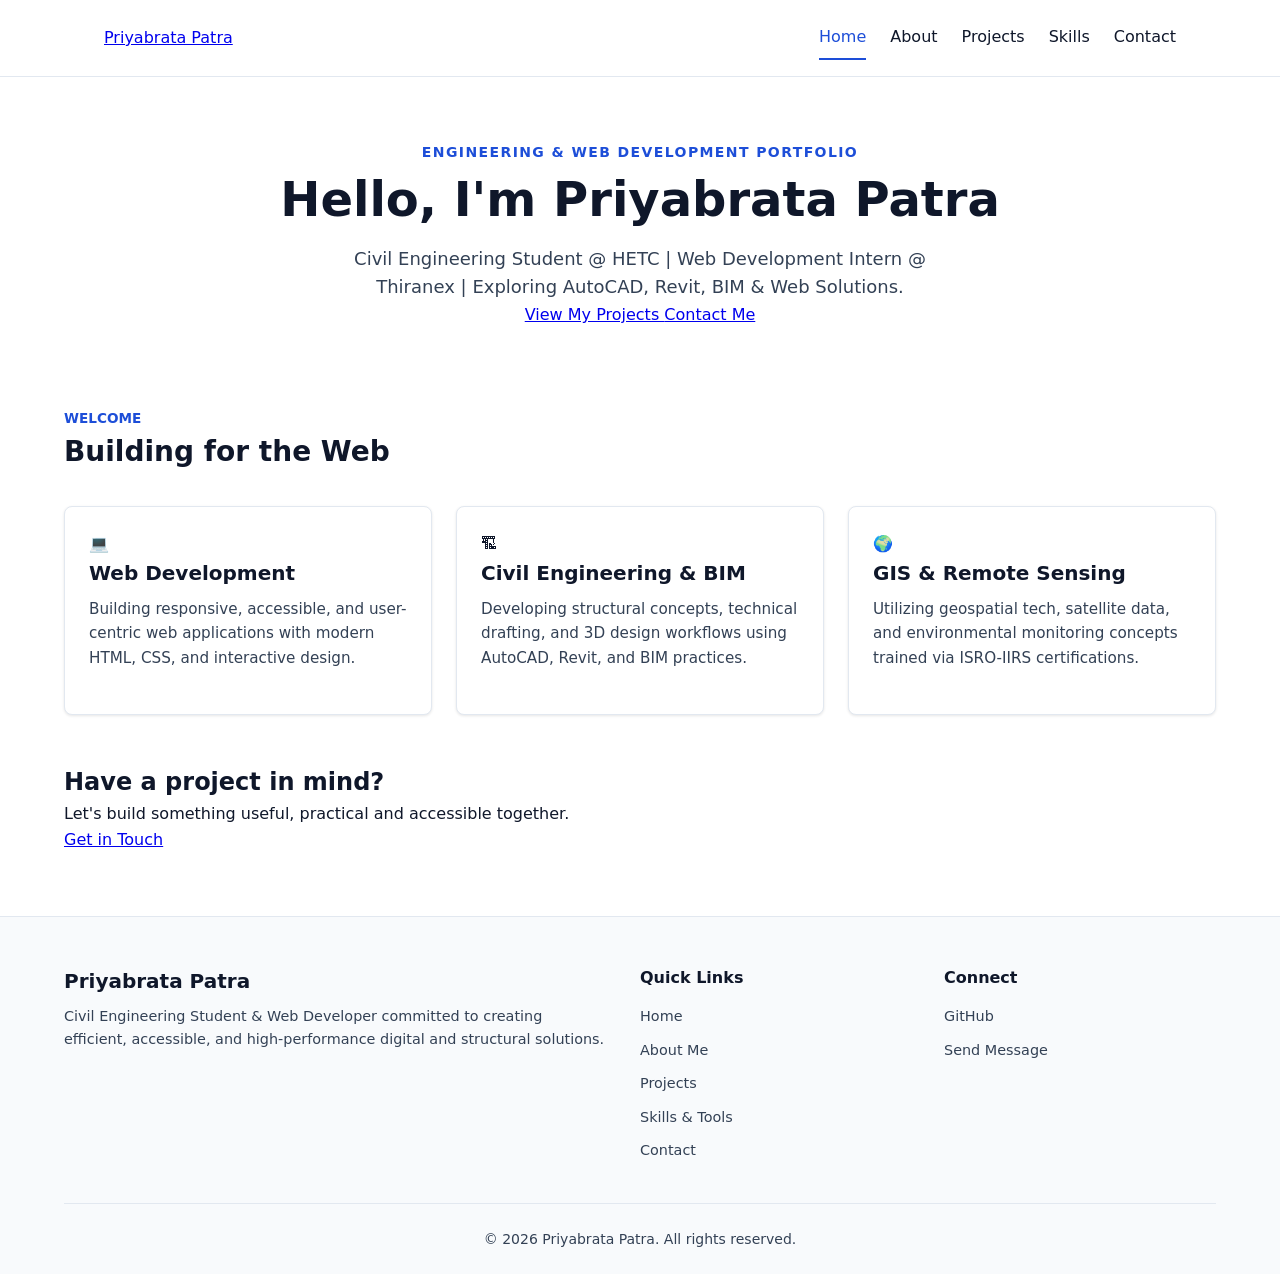
<file: index.html>
<!DOCTYPE html>
<html lang="en">

<head>
    <meta charset="UTF-8">
    <meta name="viewport" content="width=device-width, initial-scale=1.0">

    <!-- SEO Meta Tags -->
    <title>Priyabrata Patra | Civil Engineering & Web Development Portfolio</title>
    <meta name="description"
        content="Priyabrata Patra is a Civil Engineering Student at HETC and Web Development Intern at Thiranex, specializing in AutoCAD, Revit, BIM, GIS, and modern web solutions.">
    <meta name="keywords" content="Priyabrata Patra, Portfolio, Civil Engineering, Web Developer, Thiranex, HETC, BIM, AutoCAD, Revit, GIS, ISRO IIRS">
    <meta name="robots" content="index, follow">
    <meta name="author" content="Priyabrata Patra">
    <link rel="canonical" href="https://priyabratacare-source.github.io/portfolio/">

    <!-- Open Graph Meta Tags -->
    <meta property="og:title" content="Priyabrata Patra | Portfolio">
    <meta property="og:description"
        content="Civil engineering student and web development intern building modern digital and technical solutions.">
    <meta property="og:type" content="website">
    <meta property="og:url" content="https://priyabratacare-source.github.io/portfolio/">
    <meta name="theme-color" content="#2563eb">

    <!-- Direct Stylesheet Link -->
    <link rel="stylesheet" href="style.css">
</head>

<body>

<!-- Accessible Skip Link -->
<a class="skip-link" href="#main-content">Skip to main content</a>

<!-- ================= HEADER & NAVIGATION ================= -->
<header class="site-header">
    <nav class="navbar" aria-label="Main navigation">
        <div class="nav-container">

            <div class="nav-title">
                <a href="index.html" aria-label="Priyabrata Patra home">
                    Priyabrata Patra
                </a>
            </div>

            <!-- 3-Line Mobile Button -->
            <button
                class="menu-toggle"
                id="menuToggle"
                type="button"
                aria-label="Toggle navigation menu"
                aria-expanded="false"
                aria-controls="main-menu">
                &#9776;
            </button>

            <ul class="nav-menu" id="main-menu">
                <li><a href="index.html" aria-current="page">Home</a></li>
                <li><a href="about.html">About</a></li>
                <li><a href="projects.html">Projects</a></li>
                <li><a href="skills.html">Skills</a></li>
                <li><a href="contact.html">Contact</a></li>
            </ul>

        </div>
    </nav>
</header>

<!-- ================= MAIN CONTENT ================= -->
<main id="main-content">

    <!-- HERO SECTION (IMAGE DESIGN MATCH) -->
    <section class="hero" aria-labelledby="hero-title">
        <div class="container hero-content">

            <p class="eyebrow">Engineering &amp; Web Development Portfolio</p>

            <h1 id="hero-title">
                Hello, I'm Priyabrata Patra
            </h1>

            <p class="hero-text">
                Civil Engineering Student @ HETC | Web Development Intern @ Thiranex | Exploring AutoCAD, Revit, BIM &amp; Web Solutions.
            </p>

            <div class="hero-buttons">
                <a class="button primary-button" href="projects.html">
                    View My Projects
                </a>

                <a class="button secondary-button" href="contact.html">
                    Contact Me
                </a>
            </div>

        </div>
    </section>

    <!-- FEATURES / HIGHLIGHTS SECTION -->
    <section class="features section" aria-labelledby="features-title">
        <div class="container">

            <p class="section-label">Welcome</p>

            <h2 id="features-title">Building for the Web</h2>

            <div class="feature-grid">

                <article class="feature-card">
                    <span class="feature-icon" aria-hidden="true">&#128187;</span>
                    <h3>Web Development</h3>
                    <p>
                        Building responsive, accessible, and user-centric web applications with modern HTML, CSS, and interactive design.
                    </p>
                </article>

                <article class="feature-card">
                    <span class="feature-icon" aria-hidden="true">&#127959;</span>
                    <h3>Civil Engineering &amp; BIM</h3>
                    <p>
                        Developing structural concepts, technical drafting, and 3D design workflows using AutoCAD, Revit, and BIM practices.
                    </p>
                </article>

                <article class="feature-card">
                    <span class="feature-icon" aria-hidden="true">&#127757;</span>
                    <h3>GIS &amp; Remote Sensing</h3>
                    <p>
                        Utilizing geospatial tech, satellite data, and environmental monitoring concepts trained via ISRO-IIRS certifications.
                    </p>
                </article>

            </div>

        </div>
    </section>

    <!-- CALL TO ACTION -->
    <section class="cta-section" aria-labelledby="cta-title">
        <div class="container">

            <h2 id="cta-title">Have a project in mind?</h2>

            <p>
                Let's build something useful, practical and accessible together.
            </p>

            <a class="button primary-button" href="contact.html">
                Get in Touch
            </a>

        </div>
    </section>

</main>

<!-- ================= SEO-FRIENDLY & SMOOTH FOOTER ================= -->
<footer class="site-footer">
    <div class="container">

        <div class="footer-grid">

            <div class="footer-brand">
                <h3>Priyabrata Patra</h3>
                <p>Civil Engineering Student &amp; Web Developer committed to creating efficient, accessible, and high-performance digital and structural solutions.</p>
            </div>

            <div class="footer-column">
                <h4>Quick Links</h4>
                <ul class="footer-links">
                    <li><a href="index.html">Home</a></li>
                    <li><a href="about.html">About Me</a></li>
                    <li><a href="projects.html">Projects</a></li>
                    <li><a href="skills.html">Skills &amp; Tools</a></li>
                    <li><a href="contact.html">Contact</a></li>
                </ul>
            </div>

            <div class="footer-column">
                <h4>Connect</h4>
                <ul class="footer-links">
                    <li><a href="https://github.com/priyabratacare-source" target="_blank" rel="noopener noreferrer">GitHub</a></li>
                    <li><a href="contact.html">Send Message</a></li>
                </ul>
            </div>

        </div>

        <div class="footer-bottom">
            <p>&copy; 2026 Priyabrata Patra. All rights reserved.</p>
        </div>

    </div>
</footer>

<!-- JavaScript for Smooth Mobile Menu Toggle -->
<script>
    const menuToggle = document.getElementById('menuToggle');
    const mainMenu = document.getElementById('main-menu');

    menuToggle.addEventListener('click', () => {
        const isOpen = menuToggle.getAttribute('aria-expanded') === 'true';
        menuToggle.setAttribute('aria-expanded', !isOpen);
        mainMenu.classList.toggle('is-active');
    });
</script>

</body>
</html>
</file>
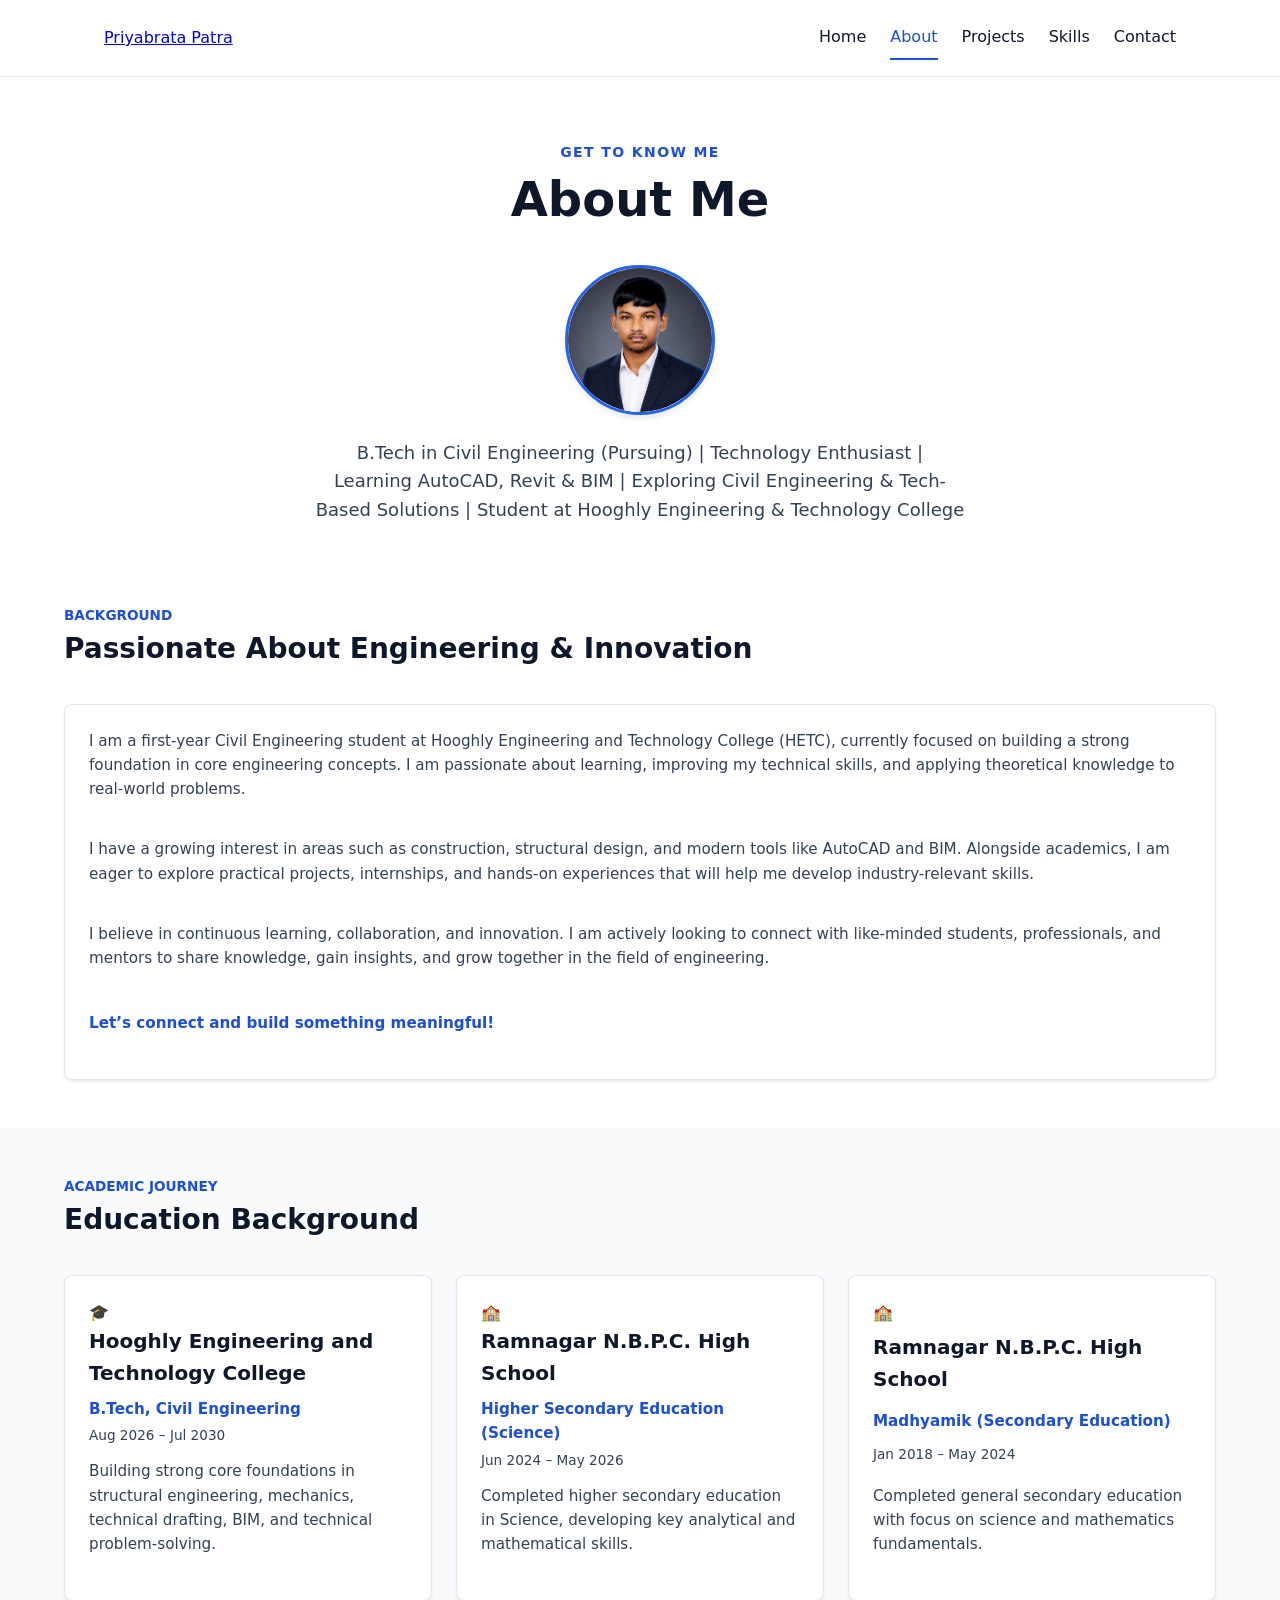
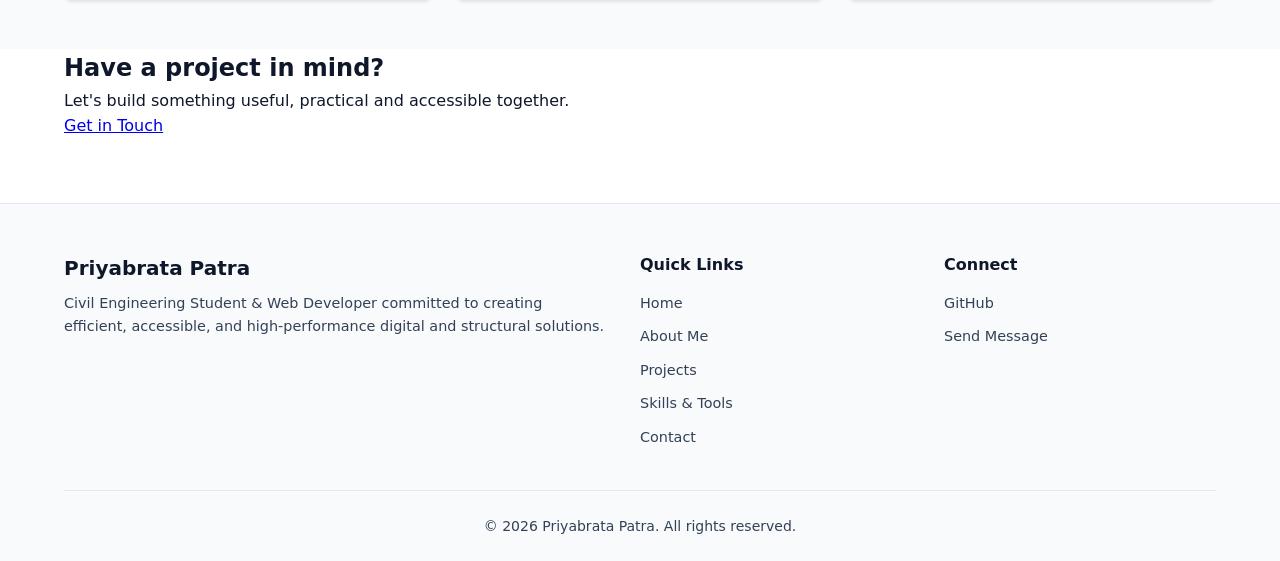
<file: about.html>
<!DOCTYPE html>
<html lang="en">

<head>
    <meta charset="UTF-8">
    <meta name="viewport" content="width=device-width, initial-scale=1.0">

    <!-- SEO Meta Tags -->
    <title>About | Priyabrata Patra - Portfolio</title>
    <meta name="description"
        content="Learn about Priyabrata Patra, a Civil Engineering student at Hooghly Engineering and Technology College (HETC) passionate about AutoCAD, Revit, BIM, and Web Solutions.">
    <meta name="keywords" content="Priyabrata Patra, About, Civil Engineering, HETC, AutoCAD, Revit, BIM, Ramnagar N.B.P.C. High School, Education">
    <meta name="robots" content="index, follow">
    <meta name="author" content="Priyabrata Patra">
    <link rel="canonical" href="https://priyabratacare-source.github.io/portfolio/about.html">

    <!-- Open Graph Meta Tags -->
    <meta property="og:title" content="About Priyabrata Patra | Portfolio">
    <meta property="og:description"
        content="B.Tech Civil Engineering Student @ HETC | Learning AutoCAD, Revit & BIM | Web Development Intern @ Thiranex.">
    <meta property="og:type" content="website">
    <meta property="og:url" content="https://priyabratacare-source.github.io/portfolio/about.html">
    <meta name="theme-color" content="#2563eb">

    <!-- Direct Stylesheet Link -->
    <link rel="stylesheet" href="style.css">
</head>

<body>

<!-- Accessible Skip Link -->
<a class="skip-link" href="#main-content">Skip to main content</a>

<!-- ================= HEADER & NAVIGATION ================= -->
<header class="site-header">
    <nav class="navbar" aria-label="Main navigation">
        <div class="nav-container">

            <div class="nav-title">
                <a href="index.html" aria-label="Priyabrata Patra home">
                    Priyabrata Patra
                </a>
            </div>

            <!-- 3-Line Mobile Button -->
            <button
                class="menu-toggle"
                id="menuToggle"
                type="button"
                aria-label="Toggle navigation menu"
                aria-expanded="false"
                aria-controls="main-menu">
                &#9776;
            </button>

            <ul class="nav-menu" id="main-menu">
                <li><a href="index.html">Home</a></li>
                <li><a href="about.html" aria-current="page">About</a></li>
                <li><a href="projects.html">Projects</a></li>
                <li><a href="skills.html">Skills</a></li>
                <li><a href="contact.html">Contact</a></li>
            </ul>

        </div>
    </nav>
</header>

<!-- ================= MAIN CONTENT ================= -->
<main id="main-content">

    <!-- HERO SECTION WITH IMAGE BELOW NAME -->
    <section class="hero" aria-labelledby="about-title">
        <div class="container hero-content">

            <p class="eyebrow">Get to Know Me</p>

            <h1 id="about-title">
                About Me
            </h1>

            <!-- Round Profile Image Frame -->
            <div style="margin: 1.25rem 0 1.5rem;">
                <img 
                    src="file_00000000990481f5a0e99d338d15bd83.png" 
                    alt="Priyabrata Patra" 
                    style="width: 150px; height: 150px; border-radius: 50%; object-fit: cover; border: 3px solid #2563eb; box-shadow: 0 4px 6px -1px rgb(0 0 0 / 0.1); display: block; margin: 0 auto;"
                >
            </div>

            <p class="hero-text">
                B.Tech in Civil Engineering (Pursuing) | Technology Enthusiast | Learning AutoCAD, Revit &amp; BIM | Exploring Civil Engineering &amp; Tech-Based Solutions | Student at Hooghly Engineering &amp; Technology College
            </p>

        </div>
    </section>

    <!-- BIO SECTION -->
    <section class="features section" aria-labelledby="bio-title">
        <div class="container">

            <p class="section-label">Background</p>

            <h2 id="bio-title">Passionate About Engineering &amp; Innovation</h2>

            <div class="feature-card">
                <p>
                    I am a first-year Civil Engineering student at Hooghly Engineering and Technology College (HETC), currently focused on building a strong foundation in core engineering concepts. I am passionate about learning, improving my technical skills, and applying theoretical knowledge to real-world problems.
                </p>
                <p style="margin-top: 1rem;">
                    I have a growing interest in areas such as construction, structural design, and modern tools like AutoCAD and BIM. Alongside academics, I am eager to explore practical projects, internships, and hands-on experiences that will help me develop industry-relevant skills.
                </p>
                <p style="margin-top: 1rem;">
                    I believe in continuous learning, collaboration, and innovation. I am actively looking to connect with like-minded students, professionals, and mentors to share knowledge, gain insights, and grow together in the field of engineering.
                </p>
                <p style="margin-top: 1.25rem; font-weight: 700; color: var(--primary-color);">
                    Let’s connect and build something meaningful!
                </p>
            </div>

        </div>
    </section>

    <!-- EDUCATION SECTION -->
    <section class="features section" aria-labelledby="education-title" style="background-color: var(--bg-alt);">
        <div class="container">

            <p class="section-label">Academic Journey</p>

            <h2 id="education-title">Education Background</h2>

            <div class="feature-grid">

                <article class="feature-card">
                    <span class="feature-icon" aria-hidden="true">&#127891;</span>
                    <h3>Hooghly Engineering and Technology College</h3>
                    <p style="font-weight: 700; color: var(--primary-color); margin-bottom: 0.25rem;">B.Tech, Civil Engineering</p>
                    <p style="font-size: 0.85rem; color: var(--text-muted); margin-bottom: 0.75rem;">Aug 2026 &ndash; Jul 2030</p>
                    <p>Building strong core foundations in structural engineering, mechanics, technical drafting, BIM, and technical problem-solving.</p>
                </article>

                <article class="feature-card">
                    <span class="feature-icon" aria-hidden="true">&#127979;</span>
                    <h3>Ramnagar N.B.P.C. High School</h3>
                    <p style="font-weight: 700; color: var(--primary-color); margin-bottom: 0.25rem;">Higher Secondary Education (Science)</p>
                    <p style="font-size: 0.85rem; color: var(--text-muted); margin-bottom: 0.75rem;">Jun 2024 &ndash; May 2026</p>
                    <p>Completed higher secondary education in Science, developing key analytical and mathematical skills.</p>
                </article>

                <article class="feature-card">
                    <span class="feature-icon" aria-hidden="true">&#127979;</span>
                    <h3>Ramnagar N.B.P.C. High School</h3>
                    <p style="font-weight: 700; color: var(--primary-color); margin-bottom: 0.25rem;">Madhyamik (Secondary Education)</p>
                    <p style="font-size: 0.85rem; color: var(--text-muted); margin-bottom: 0.75rem;">Jan 2018 &ndash; May 2024</p>
                    <p>Completed general secondary education with focus on science and mathematics fundamentals.</p>
                </article>

            </div>

        </div>
    </section>

    <!-- CALL TO ACTION -->
    <section class="cta-section" aria-labelledby="cta-title">
        <div class="container">

            <h2 id="cta-title">Have a project in mind?</h2>

            <p>
                Let's build something useful, practical and accessible together.
            </p>

            <a class="button primary-button" href="contact.html">
                Get in Touch
            </a>

        </div>
    </section>

</main>

<!-- ================= SEO-FRIENDLY & SMOOTH FOOTER ================= -->
<footer class="site-footer">
    <div class="container">

        <div class="footer-grid">

            <div class="footer-brand">
                <h3>Priyabrata Patra</h3>
                <p>Civil Engineering Student &amp; Web Developer committed to creating efficient, accessible, and high-performance digital and structural solutions.</p>
            </div>

            <div class="footer-column">
                <h4>Quick Links</h4>
                <ul class="footer-links">
                    <li><a href="index.html">Home</a></li>
                    <li><a href="about.html">About Me</a></li>
                    <li><a href="projects.html">Projects</a></li>
                    <li><a href="skills.html">Skills &amp; Tools</a></li>
                    <li><a href="contact.html">Contact</a></li>
                </ul>
            </div>

            <div class="footer-column">
                <h4>Connect</h4>
                <ul class="footer-links">
                    <li><a href="https://github.com/priyabratacare-source" target="_blank" rel="noopener noreferrer">GitHub</a></li>
                    <li><a href="contact.html">Send Message</a></li>
                </ul>
            </div>

        </div>

        <div class="footer-bottom">
            <p>&copy; 2026 Priyabrata Patra. All rights reserved.</p>
        </div>

    </div>
</footer>

<!-- JavaScript for Smooth Mobile Menu Toggle -->
<script>
    const menuToggle = document.getElementById('menuToggle');
    const mainMenu = document.getElementById('main-menu');

    menuToggle.addEventListener('click', () => {
        const isOpen = menuToggle.getAttribute('aria-expanded') === 'true';
        menuToggle.setAttribute('aria-expanded', !isOpen);
        mainMenu.classList.toggle('is-active');
    });
</script>

</body>
</html>
</file>
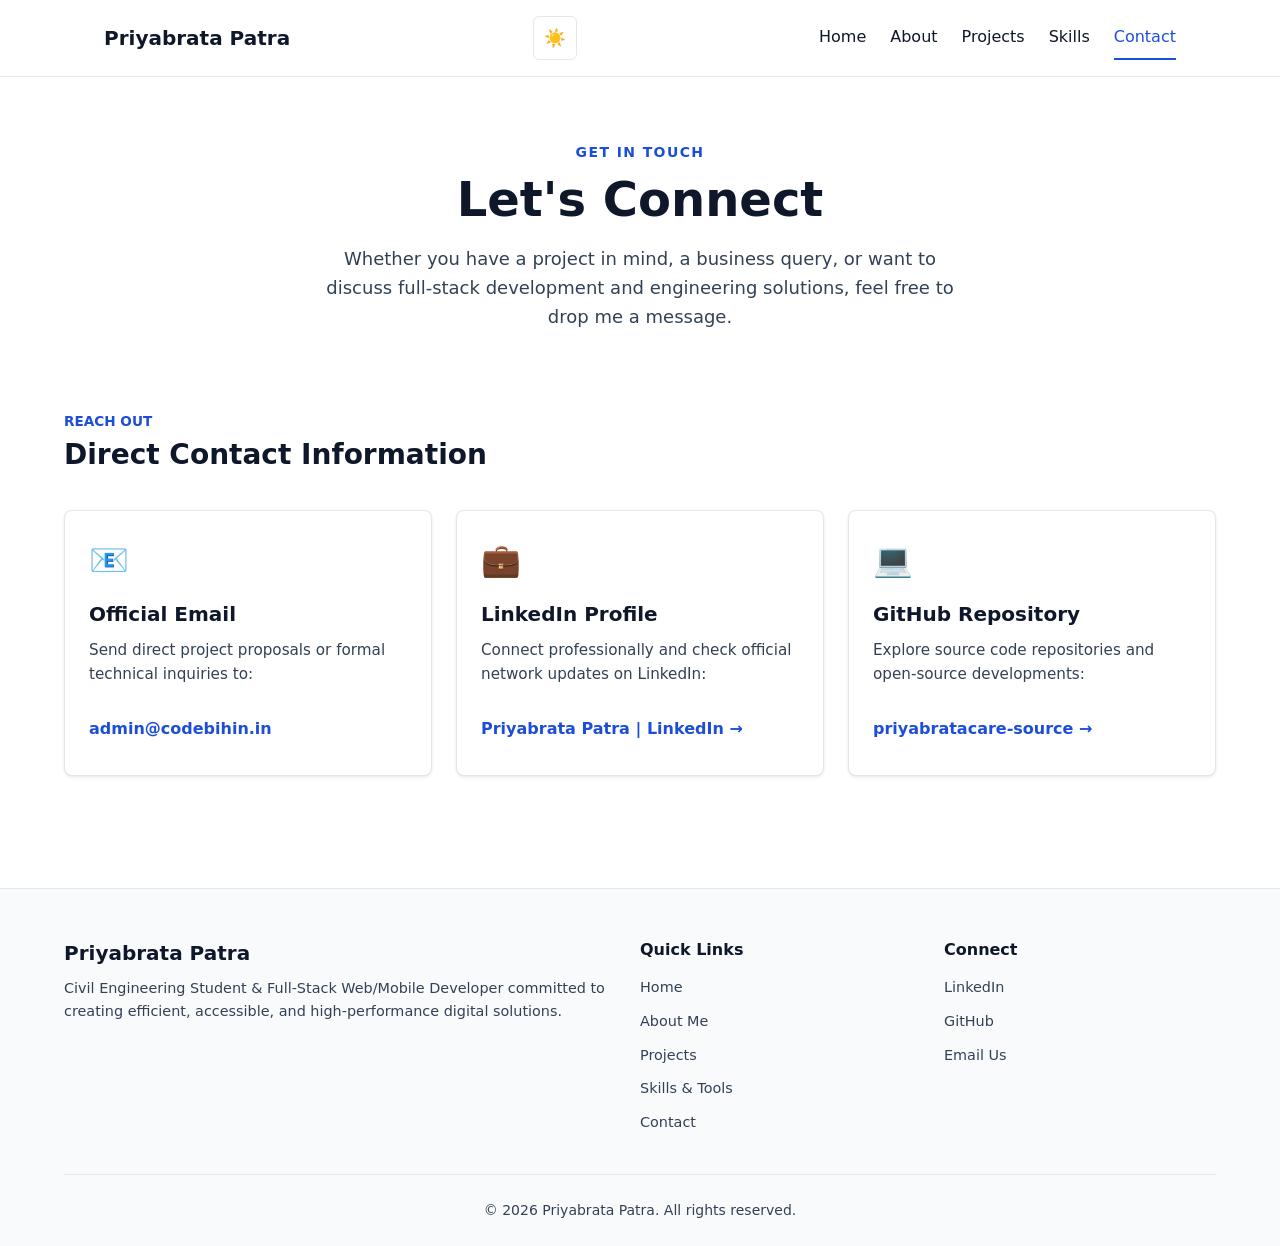
<file: contact.html>
<!DOCTYPE html>
<html lang="en" dir="ltr">

<head>
    <meta charset="UTF-8">
    <meta name="viewport" content="width=device-width, initial-scale=1.0">

    <!-- SEO Meta Tags (Optimized for 100/100) -->
    <title>Contact Priyabrata Patra | Full-Stack Developer &amp; Civil Engineer</title>
    <meta name="description"
        content="Get in touch with Priyabrata Patra for web development, app development, and civil engineering projects. Reach out via official email, LinkedIn, or GitHub.">
    <meta name="keywords" content="Priyabrata Patra, Contact, Email, LinkedIn, GitHub, Web Developer, Civil Engineer, CodeBihin">
    <meta name="robots" content="index, follow">
    <meta name="author" content="Priyabrata Patra">
    <link rel="canonical" href="https://priyabratacare-source.github.io/portfolio/contact.html">

    <!-- Open Graph & Social Media -->
    <meta property="og:title" content="Contact Priyabrata Patra | Portfolio">
    <meta property="og:description"
        content="Reach out to Priyabrata Patra via official email or social networks for collaborations and technical inquiries.">
    <meta property="og:type" content="website">
    <meta property="og:url" content="https://priyabratacare-source.github.io/portfolio/contact.html">
    <meta property="og:image" content="https://priyabratacare-source.github.io/portfolio/profile.png">
    <meta name="theme-color" content="#2563eb">

    <!-- JSON-LD Structured Data for SEO -->
    <script type="application/ld+json">
    {
      "@context": "https://schema.org",
      "@type": "Person",
      "name": "Priyabrata Patra",
      "url": "https://priyabratacare-source.github.io/portfolio/contact.html",
      "email": "mailto:admin@codebihin.in",
      "sameAs": [
        "https://www.linkedin.com/in/priyabrata-patra",
        "https://github.com/priyabratacare-source"
      ],
      "jobTitle": "Full-Stack Developer & Civil Engineering Student"
    }
    </script>

    <!-- Direct Stylesheet Link -->
    <link rel="stylesheet" href="style.css">
</head>

<body>

<!-- Accessible Skip Link (100/100 Accessibility) -->
<a class="skip-link" href="#main-content">Skip to main content</a>

<!-- ================= HEADER & NAVIGATION ================= -->
<header class="site-header">
    <div class="nav-container">
        <a class="nav-brand" href="index.html" aria-label="Priyabrata Patra Homepage">
            Priyabrata Patra
        </a>

        <!-- Controls: Theme Toggle & Mobile Menu -->
        <div class="header-controls">
            <!-- Dynamic Dark/Light Theme Toggle (Accessibility Compliant) -->
            <button 
                id="themeToggle" 
                class="icon-btn" 
                type="button" 
                aria-label="Switch between light and dark mode" 
                aria-live="polite">
                &#9728;&#65039;
            </button>

            <!-- 3-Line Mobile Button -->
            <button
                class="menu-toggle"
                id="menuToggle"
                type="button"
                aria-label="Toggle main navigation menu"
                aria-expanded="false"
                aria-controls="main-menu">
                <span class="hamburger" aria-hidden="true"></span>
            </button>
        </div>

        <nav class="navbar" id="main-menu" aria-label="Main navigation">
            <ul class="nav-menu">
                <li><a href="index.html">Home</a></li>
                <li><a href="about.html">About</a></li>
                <li><a href="projects.html">Projects</a></li>
                <li><a href="skills.html">Skills</a></li>
                <li><a href="contact.html" aria-current="page">Contact</a></li>
            </ul>
        </nav>
    </div>
</header>

<!-- ================= MAIN CONTENT ================= -->
<main id="main-content">

    <!-- HERO SECTION -->
    <section class="hero" aria-labelledby="contact-title">
        <div class="container hero-content">
            <p class="eyebrow">Get In Touch</p>
            <h1 id="contact-title">Let's Connect</h1>
            <p class="hero-text">
                Whether you have a project in mind, a business query, or want to discuss full-stack development and engineering solutions, feel free to drop me a message.
            </p>
        </div>
    </section>

    <!-- CONTACT CARDS GRID SECTION -->
    <section class="section" aria-labelledby="connect-heading">
        <div class="container">
            <p class="section-label">Reach Out</p>
            <h2 id="connect-heading">Direct Contact Information</h2>

            <div class="feature-grid">

                <!-- Email Card -->
                <article class="feature-card">
                    <div class="card-icon" aria-hidden="true">&#128231;</div>
                    <h3>Official Email</h3>
                    <p>Send direct project proposals or formal technical inquiries to:</p>
                    <a href="mailto:admin@codebihin.in" class="card-link" aria-label="Send email to admin@codebihin.in">
                        admin@codebihin.in
                    </a>
                </article>

                <!-- LinkedIn Card -->
                <article class="feature-card">
                    <div class="card-icon" aria-hidden="true">&#128188;</div>
                    <h3>LinkedIn Profile</h3>
                    <p>Connect professionally and check official network updates on LinkedIn:</p>
                    <a href="https://www.linkedin.com/in/priyabrata-patra" target="_blank" rel="noopener noreferrer" class="card-link" aria-label="Visit Priyabrata Patra's LinkedIn Profile (opens in new tab)">
                        Priyabrata Patra | LinkedIn &rarr;
                    </a>
                </article>

                <!-- GitHub Card -->
                <article class="feature-card">
                    <div class="card-icon" aria-hidden="true">&#128187;</div>
                    <h3>GitHub Repository</h3>
                    <p>Explore source code repositories and open-source developments:</p>
                    <a href="https://github.com/priyabratacare-source" target="_blank" rel="noopener noreferrer" class="card-link" aria-label="Visit Priyabrata Patra's GitHub Profile (opens in new tab)">
                        priyabratacare-source &rarr;
                    </a>
                </article>

            </div>
        </div>
    </section>

</main>

<!-- ================= FOOTER ================= -->
<footer class="site-footer">
    <div class="container">
        <div class="footer-grid">

            <div class="footer-brand">
                <h3>Priyabrata Patra</h3>
                <p>Civil Engineering Student &amp; Full-Stack Web/Mobile Developer committed to creating efficient, accessible, and high-performance digital solutions.</p>
            </div>

            <nav class="footer-column" aria-label="Footer Quick Links">
                <h4>Quick Links</h4>
                <ul class="footer-links">
                    <li><a href="index.html">Home</a></li>
                    <li><a href="about.html">About Me</a></li>
                    <li><a href="projects.html">Projects</a></li>
                    <li><a href="skills.html">Skills &amp; Tools</a></li>
                    <li><a href="contact.html">Contact</a></li>
                </ul>
            </nav>

            <nav class="footer-column" aria-label="Footer External Connections">
                <h4>Connect</h4>
                <ul class="footer-links">
                    <li><a href="https://www.linkedin.com/in/priyabrata-patra" target="_blank" rel="noopener noreferrer" aria-label="LinkedIn Profile">LinkedIn</a></li>
                    <li><a href="https://github.com/priyabratacare-source" target="_blank" rel="noopener noreferrer" aria-label="GitHub Profile">GitHub</a></li>
                    <li><a href="mailto:admin@codebihin.in" aria-label="Send direct Email">Email Us</a></li>
                </ul>
            </nav>

        </div>

        <div class="footer-bottom">
            <p>&copy; 2026 Priyabrata Patra. All rights reserved.</p>
        </div>
    </div>
</footer>

<!-- JavaScript for Mobile Menu & Dynamic Light/Dark Theme Switching -->
<script>
    // Navigation Toggle Logic
    const menuToggle = document.getElementById('menuToggle');
    const mainMenu = document.getElementById('main-menu');

    menuToggle.addEventListener('click', () => {
        const isOpen = menuToggle.getAttribute('aria-expanded') === 'true';
        menuToggle.setAttribute('aria-expanded', !isOpen);
        mainMenu.classList.toggle('is-active');
    });

    // Dark / Light Theme Mode Logic (CSS Variable Switcher)
    const themeToggleBtn = document.getElementById('themeToggle');
    const currentTheme = localStorage.getItem('theme') || (window.matchMedia('(prefers-color-scheme: dark)').matches ? 'dark' : 'light');

    if (currentTheme === 'dark') {
        document.documentElement.setAttribute('data-theme', 'dark');
        themeToggleBtn.innerHTML = '&#127771;'; // Moon Icon
    } else {
        document.documentElement.setAttribute('data-theme', 'light');
        themeToggleBtn.innerHTML = '&#9728;&#65039;'; // Sun Icon
    }

    themeToggleBtn.addEventListener('click', () => {
        let theme = document.documentElement.getAttribute('data-theme');
        if (theme === 'dark') {
            document.documentElement.setAttribute('data-theme', 'light');
            localStorage.setItem('theme', 'light');
            themeToggleBtn.innerHTML = '&#9728;&#65039;';
        } else {
            document.documentElement.setAttribute('data-theme', 'dark');
            localStorage.setItem('theme', 'dark');
            themeToggleBtn.innerHTML = '&#127771;';
        }
    });
</script>

</body>
</html>
</file>
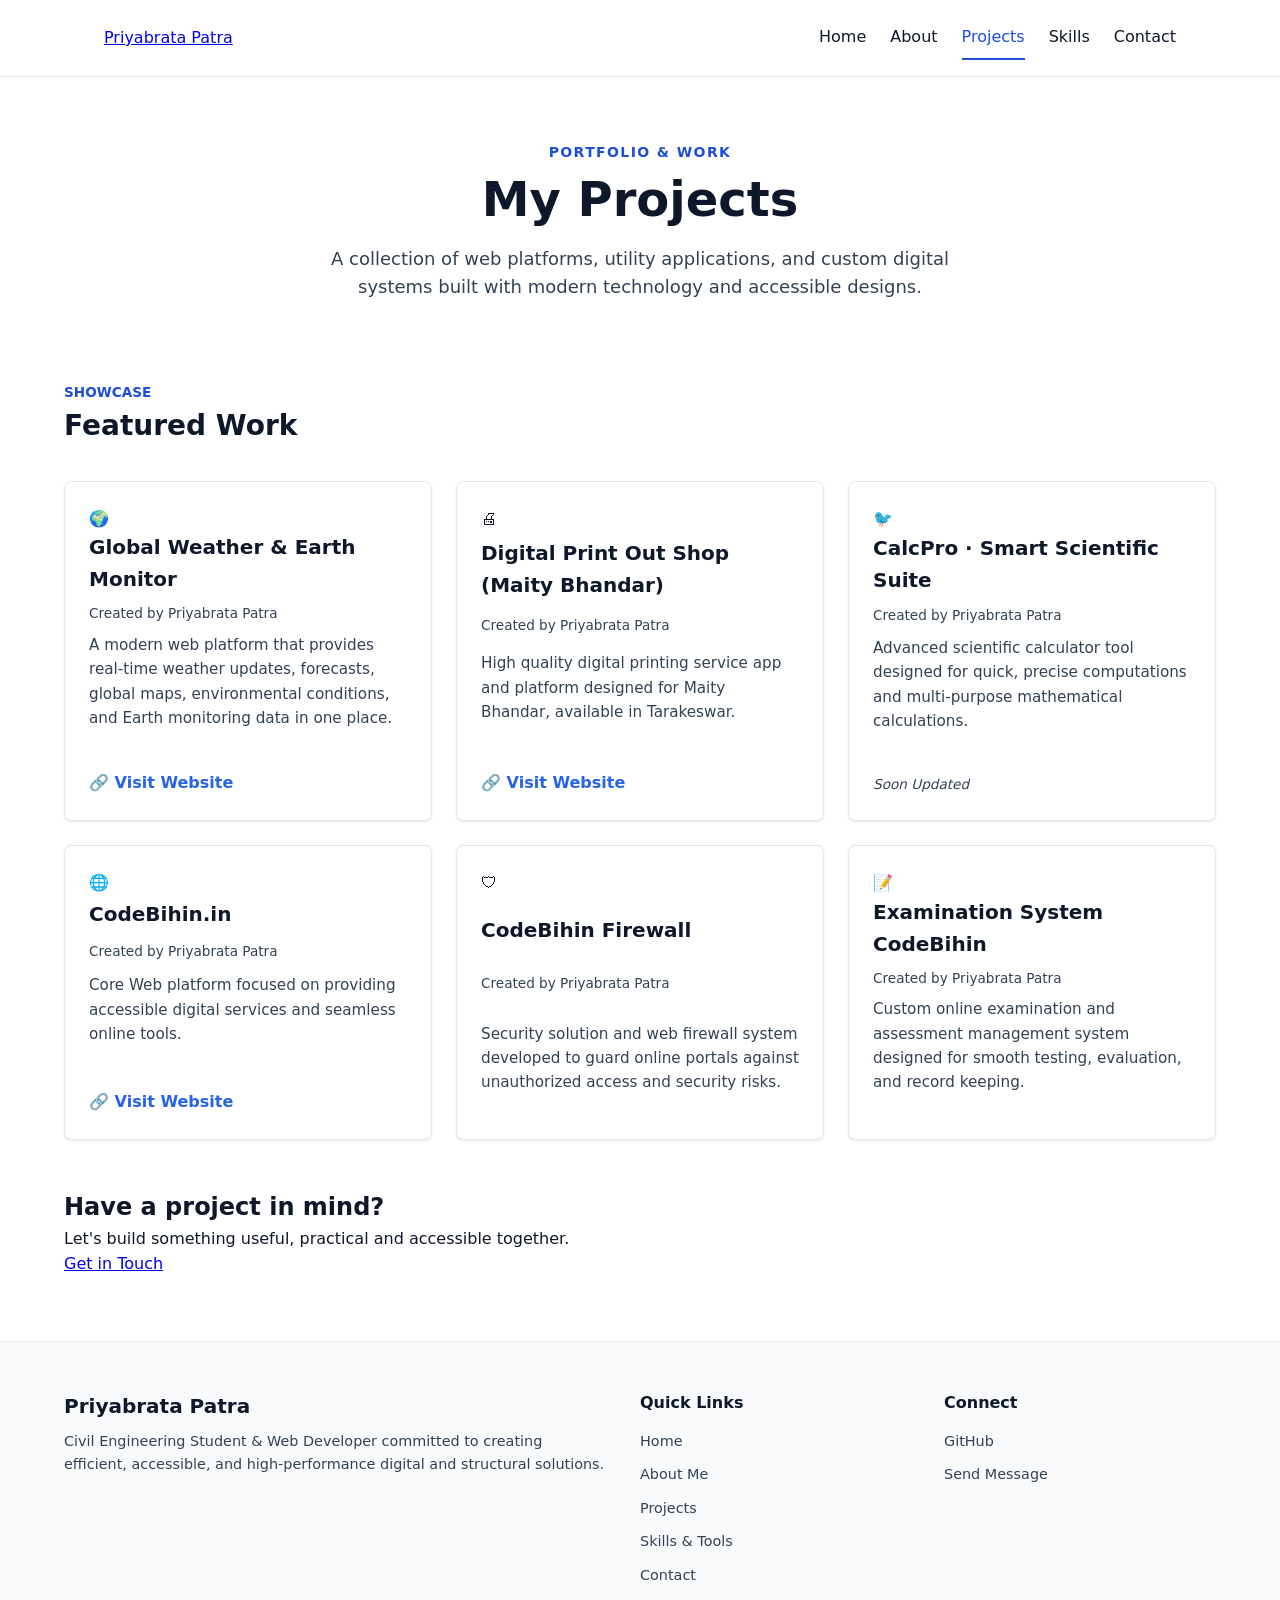
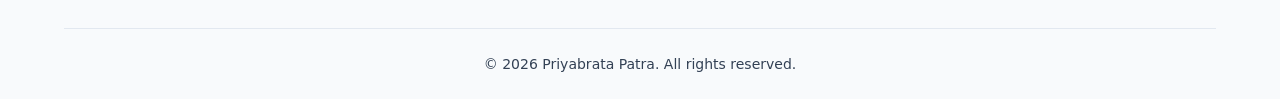
<file: projects.html>
<!DOCTYPE html>
<html lang="en">

<head>
    <meta charset="UTF-8">
    <meta name="viewport" content="width=device-width, initial-scale=1.0">

    <!-- SEO Meta Tags -->
    <title>Projects | Priyabrata Patra - Portfolio</title>
    <meta name="description"
        content="Explore web development and engineering projects by Priyabrata Patra, including Global Weather & Earth Monitor, Digital Print Out Shop, CalcPro, and CodeBihin systems.">
    <meta name="keywords" content="Priyabrata Patra, Projects, Portfolio, Web Development, Global Weather & Earth Monitor, Maity Bhandar, CalcPro, CodeBihin">
    <meta name="robots" content="index, follow">
    <meta name="author" content="Priyabrata Patra">
    <link rel="canonical" href="https://priyabratacare-source.github.io/portfolio/projects.html">

    <!-- Open Graph Meta Tags -->
    <meta property="og:title" content="Projects | Priyabrata Patra">
    <meta property="og:description"
        content="Showcasing modern web platforms, tools, and digital solutions created by Priyabrata Patra.">
    <meta property="og:type" content="website">
    <meta property="og:url" content="https://priyabratacare-source.github.io/portfolio/projects.html">
    <meta name="theme-color" content="#2563eb">

    <!-- Direct Stylesheet Link -->
    <link rel="stylesheet" href="style.css">
</head>

<body>

<!-- Accessible Skip Link -->
<a class="skip-link" href="#main-content">Skip to main content</a>

<!-- ================= HEADER & NAVIGATION ================= -->
<header class="site-header">
    <nav class="navbar" aria-label="Main navigation">
        <div class="nav-container">

            <div class="nav-title">
                <a href="index.html" aria-label="Priyabrata Patra home">
                    Priyabrata Patra
                </a>
            </div>

            <!-- 3-Line Mobile Button -->
            <button
                class="menu-toggle"
                id="menuToggle"
                type="button"
                aria-label="Toggle navigation menu"
                aria-expanded="false"
                aria-controls="main-menu">
                &#9776;
            </button>

            <ul class="nav-menu" id="main-menu">
                <li><a href="index.html">Home</a></li>
                <li><a href="about.html">About</a></li>
                <li><a href="projects.html" aria-current="page">Projects</a></li>
                <li><a href="skills.html">Skills</a></li>
                <li><a href="contact.html">Contact</a></li>
            </ul>

        </div>
    </nav>
</header>

<!-- ================= MAIN CONTENT ================= -->
<main id="main-content">

    <!-- HERO SECTION -->
    <section class="hero" aria-labelledby="projects-title">
        <div class="container hero-content">

            <p class="eyebrow">Portfolio &amp; Work</p>

            <h1 id="projects-title">
                My Projects
            </h1>

            <p class="hero-text">
                A collection of web platforms, utility applications, and custom digital systems built with modern technology and accessible designs.
            </p>

        </div>
    </section>

    <!-- PROJECTS GRID SECTION -->
    <section class="features section" aria-labelledby="featured-projects-title">
        <div class="container">

            <p class="section-label">Showcase</p>

            <h2 id="featured-projects-title">Featured Work</h2>

            <div class="feature-grid">

                <!-- Project 1 -->
                <article class="feature-card">
                    <span class="feature-icon" aria-hidden="true">&#127757;</span>
                    <h3>Global Weather &amp; Earth Monitor</h3>
                    <p style="font-size: 0.85rem; color: var(--text-muted); margin-bottom: 0.5rem;">Created by Priyabrata Patra</p>
                    <p>
                        A modern web platform that provides real-time weather updates, forecasts, global maps, environmental conditions, and Earth monitoring data in one place.
                    </p>
                    <div style="margin-top: 1.25rem;">
                        <a href="#" target="_blank" rel="noopener noreferrer" style="color: #2563eb; font-weight: 600; text-decoration: none;">
                            &#128279; Visit Website
                        </a>
                    </div>
                </article>

                <!-- Project 2 -->
                <article class="feature-card">
                    <span class="feature-icon" aria-hidden="true">&#128424;</span>
                    <h3>Digital Print Out Shop (Maity Bhandar)</h3>
                    <p style="font-size: 0.85rem; color: var(--text-muted); margin-bottom: 0.5rem;">Created by Priyabrata Patra</p>
                    <p>
                        High quality digital printing service app and platform designed for Maity Bhandar, available in Tarakeswar.
                    </p>
                    <div style="margin-top: 1.25rem;">
                        <a href="#" target="_blank" rel="noopener noreferrer" style="color: #2563eb; font-weight: 600; text-decoration: none;">
                            &#128279; Visit Website
                        </a>
                    </div>
                </article>

                <!-- Project 3 -->
                <article class="feature-card">
                    <span class="feature-icon" aria-hidden="true">&#128038;</span>
                    <h3>CalcPro &middot; Smart Scientific Suite</h3>
                    <p style="font-size: 0.85rem; color: var(--text-muted); margin-bottom: 0.5rem;">Created by Priyabrata Patra</p>
                    <p>
                        Advanced scientific calculator tool designed for quick, precise computations and multi-purpose mathematical calculations.
                    </p>
                    <div style="margin-top: 1.25rem; font-size: 0.85rem; color: var(--text-muted); font-style: italic;">
                        Soon Updated
                    </div>
                </article>

                <!-- Project 4 -->
                <article class="feature-card">
                    <span class="feature-icon" aria-hidden="true">&#127760;</span>
                    <h3>CodeBihin.in</h3>
                    <p style="font-size: 0.85rem; color: var(--text-muted); margin-bottom: 0.5rem;">Created by Priyabrata Patra</p>
                    <p>
                        Core Web platform focused on providing accessible digital services and seamless online tools.
                    </p>
                    <div style="margin-top: 1.25rem;">
                        <a href="#" target="_blank" rel="noopener noreferrer" style="color: #2563eb; font-weight: 600; text-decoration: none;">
                            &#128279; Visit Website
                        </a>
                    </div>
                </article>

                <!-- Project 5 -->
                <article class="feature-card">
                    <span class="feature-icon" aria-hidden="true">&#128737;</span>
                    <h3>CodeBihin Firewall</h3>
                    <p style="font-size: 0.85rem; color: var(--text-muted); margin-bottom: 0.5rem;">Created by Priyabrata Patra</p>
                    <p>
                        Security solution and web firewall system developed to guard online portals against unauthorized access and security risks.
                    </p>
                </article>

                <!-- Project 6 -->
                <article class="feature-card">
                    <span class="feature-icon" aria-hidden="true">&#128221;</span>
                    <h3>Examination System CodeBihin</h3>
                    <p style="font-size: 0.85rem; color: var(--text-muted); margin-bottom: 0.5rem;">Created by Priyabrata Patra</p>
                    <p>
                        Custom online examination and assessment management system designed for smooth testing, evaluation, and record keeping.
                    </p>
                </article>

            </div>

        </div>
    </section>

    <!-- CALL TO ACTION -->
    <section class="cta-section" aria-labelledby="cta-title">
        <div class="container">

            <h2 id="cta-title">Have a project in mind?</h2>

            <p>
                Let's build something useful, practical and accessible together.
            </p>

            <a class="button primary-button" href="contact.html">
                Get in Touch
            </a>

        </div>
    </section>

</main>

<!-- ================= SEO-FRIENDLY & SMOOTH FOOTER ================= -->
<footer class="site-footer">
    <div class="container">

        <div class="footer-grid">

            <div class="footer-brand">
                <h3>Priyabrata Patra</h3>
                <p>Civil Engineering Student &amp; Web Developer committed to creating efficient, accessible, and high-performance digital and structural solutions.</p>
            </div>

            <div class="footer-column">
                <h4>Quick Links</h4>
                <ul class="footer-links">
                    <li><a href="index.html">Home</a></li>
                    <li><a href="about.html">About Me</a></li>
                    <li><a href="projects.html">Projects</a></li>
                    <li><a href="skills.html">Skills &amp; Tools</a></li>
                    <li><a href="contact.html">Contact</a></li>
                </ul>
            </div>

            <div class="footer-column">
                <h4>Connect</h4>
                <ul class="footer-links">
                    <li><a href="https://github.com/priyabratacare-source" target="_blank" rel="noopener noreferrer">GitHub</a></li>
                    <li><a href="contact.html">Send Message</a></li>
                </ul>
            </div>

        </div>

        <div class="footer-bottom">
            <p>&copy; 2026 Priyabrata Patra. All rights reserved.</p>
        </div>

    </div>
</footer>

<!-- JavaScript for Smooth Mobile Menu Toggle -->
<script>
    const menuToggle = document.getElementById('menuToggle');
    const mainMenu = document.getElementById('main-menu');

    menuToggle.addEventListener('click', () => {
        const isOpen = menuToggle.getAttribute('aria-expanded') === 'true';
        menuToggle.setAttribute('aria-expanded', !isOpen);
        mainMenu.classList.toggle('is-active');
    });
</script>

</body>
</html>
</file>
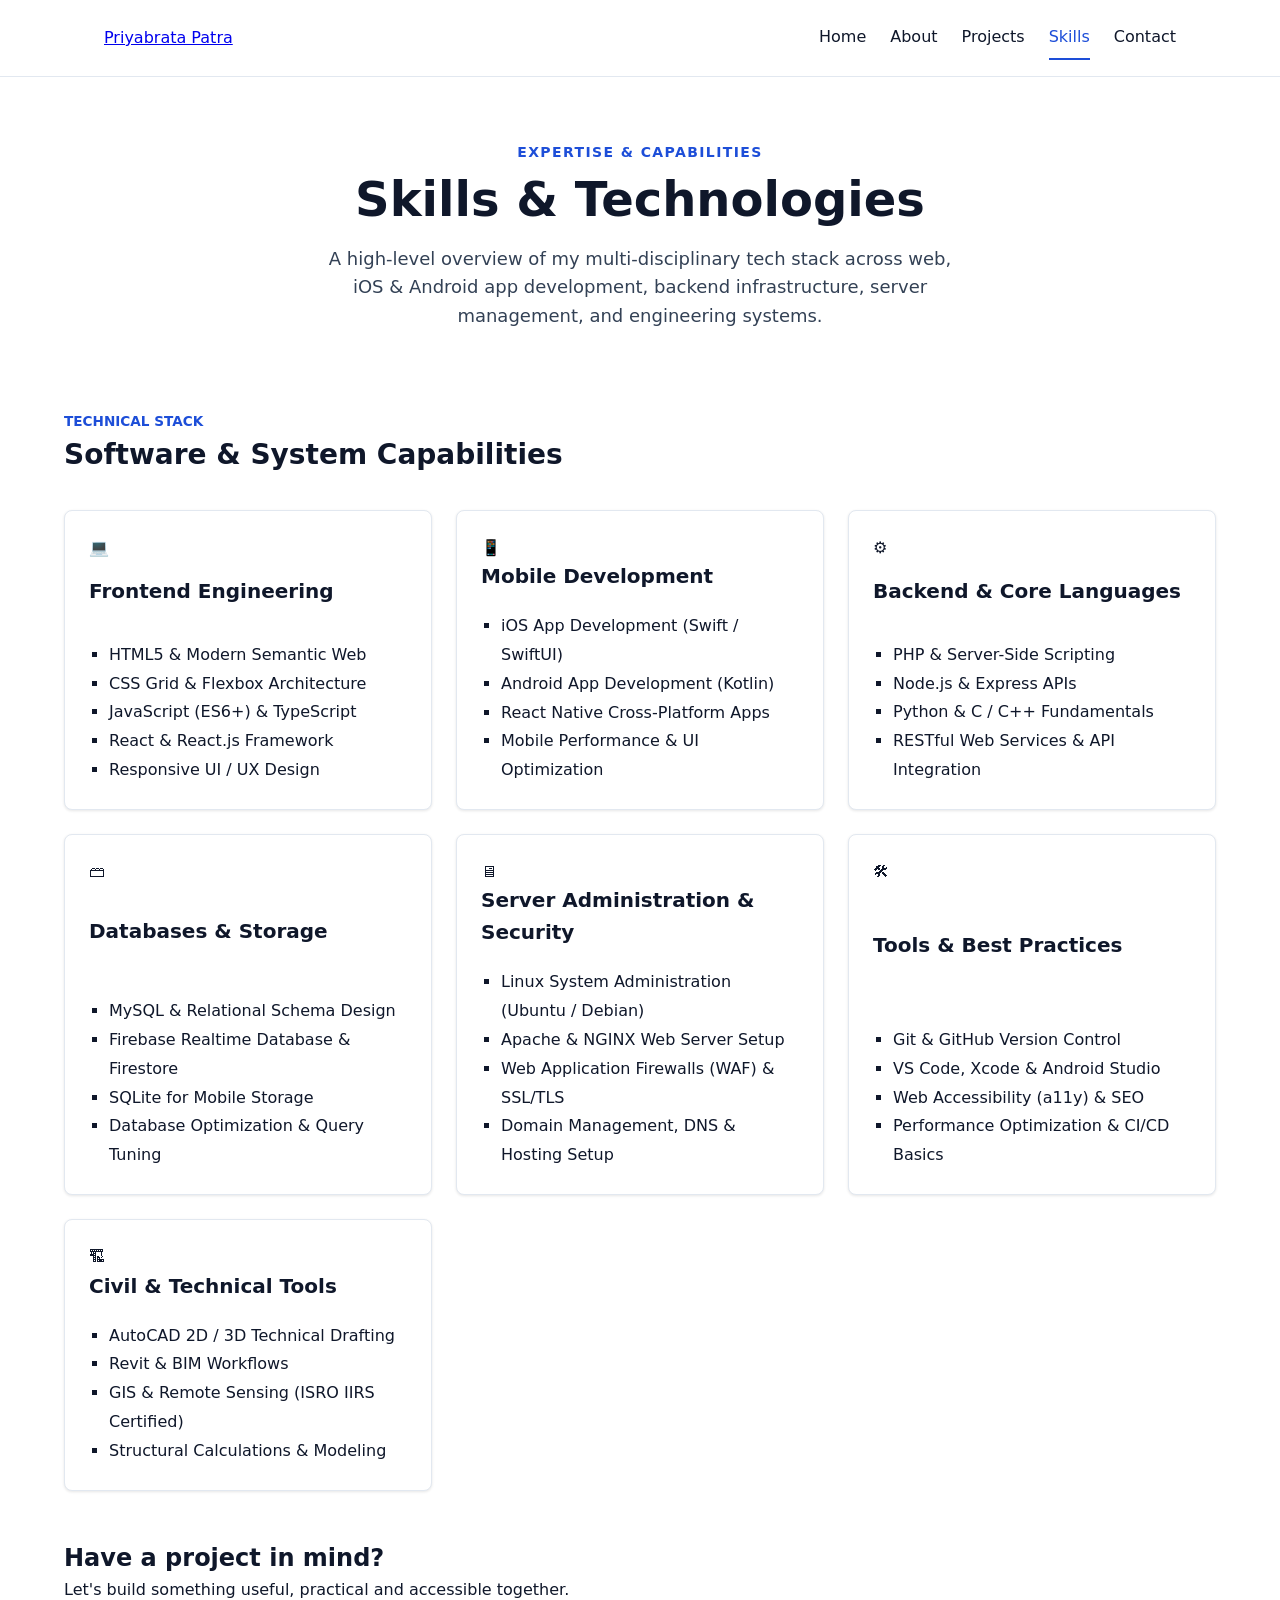
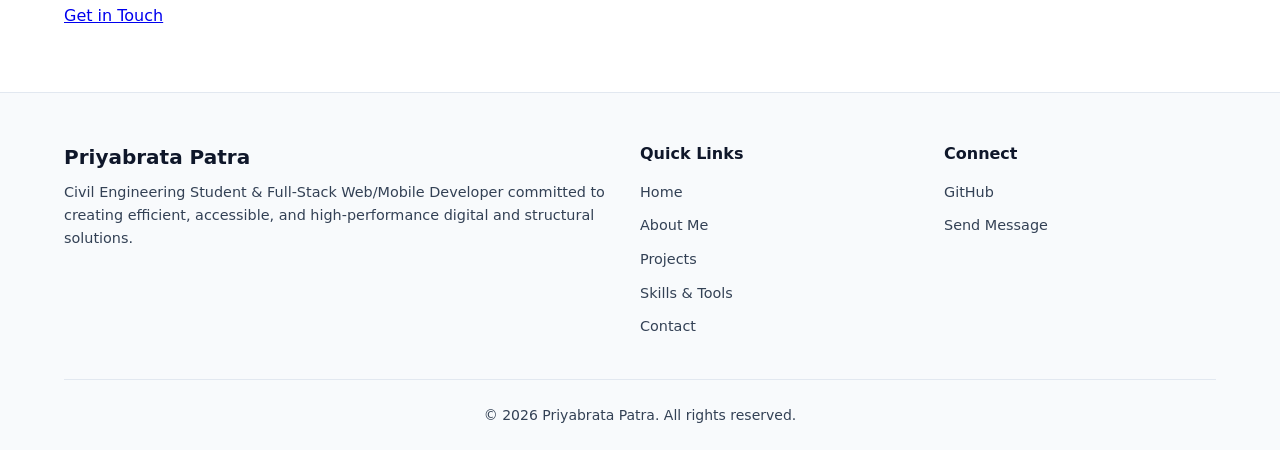
<file: skills.html>
<!DOCTYPE html>
<html lang="en">

<head>
    <meta charset="UTF-8">
    <meta name="viewport" content="width=device-width, initial-scale=1.0">

    <!-- SEO Meta Tags -->
    <title>Skills &amp; Technologies | Priyabrata Patra</title>
    <meta name="description"
        content="Explore the advanced technical skills of Priyabrata Patra, spanning Full-Stack Web Development, iOS & Android Mobile Apps, PHP, MySQL, Server Administration, and Engineering Tools.">
    <meta name="keywords" content="Priyabrata Patra, Skills, PHP, MySQL, iOS App, Kotlin, React, Server Admin, Linux, Firebase, Full Stack Developer">
    <meta name="robots" content="index, follow">
    <meta name="author" content="Priyabrata Patra">
    <link rel="canonical" href="https://priyabratacare-source.github.io/portfolio/skills.html">

    <!-- Open Graph Meta Tags -->
    <meta property="og:title" content="Skills &amp; Technologies | Priyabrata Patra">
    <meta property="og:description"
        content="Top-level technical skill set across Web, Mobile (iOS/Android), Databases, Server Administration, and Civil Engineering Tools.">
    <meta property="og:type" content="website">
    <meta property="og:url" content="https://priyabratacare-source.github.io/portfolio/skills.html">
    <meta name="theme-color" content="#2563eb">

    <!-- Direct Stylesheet Link -->
    <link rel="stylesheet" href="style.css">
</head>

<body>

<!-- Accessible Skip Link -->
<a class="skip-link" href="#main-content">Skip to main content</a>

<!-- ================= HEADER & NAVIGATION ================= -->
<header class="site-header">
    <nav class="navbar" aria-label="Main navigation">
        <div class="nav-container">

            <div class="nav-title">
                <a href="index.html" aria-label="Priyabrata Patra home">
                    Priyabrata Patra
                </a>
            </div>

            <!-- 3-Line Mobile Button -->
            <button
                class="menu-toggle"
                id="menuToggle"
                type="button"
                aria-label="Toggle navigation menu"
                aria-expanded="false"
                aria-controls="main-menu">
                &#9776;
            </button>

            <ul class="nav-menu" id="main-menu">
                <li><a href="index.html">Home</a></li>
                <li><a href="about.html">About</a></li>
                <li><a href="projects.html">Projects</a></li>
                <li><a href="skills.html" aria-current="page">Skills</a></li>
                <li><a href="contact.html">Contact</a></li>
            </ul>

        </div>
    </nav>
</header>

<!-- ================= MAIN CONTENT ================= -->
<main id="main-content">

    <!-- HERO SECTION -->
    <section class="hero" aria-labelledby="skills-title">
        <div class="container hero-content">

            <p class="eyebrow">Expertise &amp; Capabilities</p>

            <h1 id="skills-title">
                Skills &amp; Technologies
            </h1>

            <p class="hero-text">
                A high-level overview of my multi-disciplinary tech stack across web, iOS &amp; Android app development, backend infrastructure, server management, and engineering systems.
            </p>

        </div>
    </section>

    <!-- TECHNICAL SKILLS SECTION -->
    <section class="features section" aria-labelledby="technical-skills-heading">
        <div class="container">

            <p class="section-label">Technical Stack</p>

            <h2 id="technical-skills-heading">Software &amp; System Capabilities</h2>

            <div class="feature-grid">

                <!-- Frontend Development -->
                <article class="feature-card">
                    <span class="feature-icon" aria-hidden="true">&#128187;</span>
                    <h3>Frontend Engineering</h3>
                    <ul style="margin-top: 0.75rem; line-height: 1.8; list-style-type: square; padding-left: 1.25rem;">
                        <li>HTML5 &amp; Modern Semantic Web</li>
                        <li>CSS Grid &amp; Flexbox Architecture</li>
                        <li>JavaScript (ES6+) &amp; TypeScript</li>
                        <li>React &amp; React.js Framework</li>
                        <li>Responsive UI / UX Design</li>
                    </ul>
                </article>

                <!-- Mobile App Development (iOS & Android) -->
                <article class="feature-card">
                    <span class="feature-icon" aria-hidden="true">&#128241;</span>
                    <h3>Mobile Development</h3>
                    <ul style="margin-top: 0.75rem; line-height: 1.8; list-style-type: square; padding-left: 1.25rem;">
                        <li>iOS App Development (Swift / SwiftUI)</li>
                        <li>Android App Development (Kotlin)</li>
                        <li>React Native Cross-Platform Apps</li>
                        <li>Mobile Performance &amp; UI Optimization</li>
                    </ul>
                </article>

                <!-- Backend & Programming Languages -->
                <article class="feature-card">
                    <span class="feature-icon" aria-hidden="true">&#9881;</span>
                    <h3>Backend &amp; Core Languages</h3>
                    <ul style="margin-top: 0.75rem; line-height: 1.8; list-style-type: square; padding-left: 1.25rem;">
                        <li>PHP &amp; Server-Side Scripting</li>
                        <li>Node.js &amp; Express APIs</li>
                        <li>Python &amp; C / C++ Fundamentals</li>
                        <li>RESTful Web Services &amp; API Integration</li>
                    </ul>
                </article>

                <!-- Databases & Data Architecture -->
                <article class="feature-card">
                    <span class="feature-icon" aria-hidden="true">&#128451;</span>
                    <h3>Databases &amp; Storage</h3>
                    <ul style="margin-top: 0.75rem; line-height: 1.8; list-style-type: square; padding-left: 1.25rem;">
                        <li>MySQL &amp; Relational Schema Design</li>
                        <li>Firebase Realtime Database &amp; Firestore</li>
                        <li>SQLite for Mobile Storage</li>
                        <li>Database Optimization &amp; Query Tuning</li>
                    </ul>
                </article>

                <!-- Server Administration & Cloud Security -->
                <article class="feature-card">
                    <span class="feature-icon" aria-hidden="true">&#128421;</span>
                    <h3>Server Administration &amp; Security</h3>
                    <ul style="margin-top: 0.75rem; line-height: 1.8; list-style-type: square; padding-left: 1.25rem;">
                        <li>Linux System Administration (Ubuntu / Debian)</li>
                        <li>Apache &amp; NGINX Web Server Setup</li>
                        <li>Web Application Firewalls (WAF) &amp; SSL/TLS</li>
                        <li>Domain Management, DNS &amp; Hosting Setup</li>
                    </ul>
                </article>

                <!-- Developer Tools & Engineering Principles -->
                <article class="feature-card">
                    <span class="feature-icon" aria-hidden="true">&#128736;</span>
                    <h3>Tools &amp; Best Practices</h3>
                    <ul style="margin-top: 0.75rem; line-height: 1.8; list-style-type: square; padding-left: 1.25rem;">
                        <li>Git &amp; GitHub Version Control</li>
                        <li>VS Code, Xcode &amp; Android Studio</li>
                        <li>Web Accessibility (a11y) &amp; SEO</li>
                        <li>Performance Optimization &amp; CI/CD Basics</li>
                    </ul>
                </article>

                <!-- Civil & Engineering Software -->
                <article class="feature-card">
                    <span class="feature-icon" aria-hidden="true">&#127959;</span>
                    <h3>Civil &amp; Technical Tools</h3>
                    <ul style="margin-top: 0.75rem; line-height: 1.8; list-style-type: square; padding-left: 1.25rem;">
                        <li>AutoCAD 2D / 3D Technical Drafting</li>
                        <li>Revit &amp; BIM Workflows</li>
                        <li>GIS &amp; Remote Sensing (ISRO IIRS Certified)</li>
                        <li>Structural Calculations &amp; Modeling</li>
                    </ul>
                </article>

            </div>

        </div>
    </section>

    <!-- CALL TO ACTION -->
    <section class="cta-section" aria-labelledby="cta-title">
        <div class="container">

            <h2 id="cta-title">Have a project in mind?</h2>

            <p>
                Let's build something useful, practical and accessible together.
            </p>

            <a class="button primary-button" href="contact.html">
                Get in Touch
            </a>

        </div>
    </section>

</main>

<!-- ================= SEO-FRIENDLY & SMOOTH FOOTER ================= -->
<footer class="site-footer">
    <div class="container">

        <div class="footer-grid">

            <div class="footer-brand">
                <h3>Priyabrata Patra</h3>
                <p>Civil Engineering Student &amp; Full-Stack Web/Mobile Developer committed to creating efficient, accessible, and high-performance digital and structural solutions.</p>
            </div>

            <div class="footer-column">
                <h4>Quick Links</h4>
                <ul class="footer-links">
                    <li><a href="index.html">Home</a></li>
                    <li><a href="about.html">About Me</a></li>
                    <li><a href="projects.html">Projects</a></li>
                    <li><a href="skills.html">Skills &amp; Tools</a></li>
                    <li><a href="contact.html">Contact</a></li>
                </ul>
            </div>

            <div class="footer-column">
                <h4>Connect</h4>
                <ul class="footer-links">
                    <li><a href="https://github.com/priyabratacare-source" target="_blank" rel="noopener noreferrer">GitHub</a></li>
                    <li><a href="contact.html">Send Message</a></li>
                </ul>
            </div>

        </div>

        <div class="footer-bottom">
            <p>&copy; 2026 Priyabrata Patra. All rights reserved.</p>
        </div>

    </div>
</footer>

<!-- JavaScript for Smooth Mobile Menu Toggle -->
<script>
    const menuToggle = document.getElementById('menuToggle');
    const mainMenu = document.getElementById('main-menu');

    menuToggle.addEventListener('click', () => {
        const isOpen = menuToggle.getAttribute('aria-expanded') === 'true';
        menuToggle.setAttribute('aria-expanded', !isOpen);
        mainMenu.classList.toggle('is-active');
    });
</script>

</body>
</html>
</file>
<file: style.css>
/* ==========================================================================
   CSS VARIABLE SETUP (Dynamic Light/Dark Themes & Accessibility Standards)
   ========================================================================== */
:root {
    /* Light Theme Palette (High Contrast Ratios >= 4.5:1) */
    --bg-primary: #ffffff;
    --bg-alt: #f8fafc;
    --bg-card: #ffffff;
    --text-primary: #0f172a;
    --text-muted: #334155;
    --primary-color: #1d4ed8;
    --primary-hover: #1e40af;
    --border-color: #e2e8f0;
    --focus-ring: #2563eb;
    --shadow-sm: 0 1px 3px rgba(0, 0, 0, 0.1);
    --shadow-md: 0 4px 6px -1px rgba(0, 0, 0, 0.1);
    --transition-smooth: all 0.3s cubic-bezier(0.4, 0, 0.2, 1);
}

[data-theme="dark"] {
    /* Dark Theme Palette (High Contrast Compliance) */
    --bg-primary: #0f172a;
    --bg-alt: #1e293b;
    --bg-card: #1e293b;
    --text-primary: #f8fafc;
    --text-muted: #cbd5e1;
    --primary-color: #60a5fa;
    --primary-hover: #93c5fd;
    --border-color: #334155;
    --focus-ring: #60a5fa;
    --shadow-sm: 0 1px 3px rgba(0, 0, 0, 0.5);
    --shadow-md: 0 4px 6px -1px rgba(0, 0, 0, 0.5);
}

/* ==========================================================================
   CORE RESET & ACCESSIBILITY ACCENTUATION
   ========================================================================== */
*, *::before, *::after {
    box-sizing: border-box;
    margin: 0;
    padding: 0;
}

html {
    scroll-behavior: smooth;
    font-family: system-ui, -apple-system, BlinkMacSystemFont, 'Segoe UI', Roboto, Oxygen, Ubuntu, Cantarell, sans-serif;
    line-height: 1.6;
    background-color: var(--bg-primary);
    color: var(--text-primary);
}

/* Visible Skip Link for Screen Readers and Keyboard Nav Users */
.skip-link {
    position: absolute;
    top: -100px;
    left: 1rem;
    background: var(--primary-color);
    color: #ffffff;
    padding: 0.75rem 1.25rem;
    z-index: 1000;
    font-weight: bold;
    border-radius: 0.375rem;
    text-decoration: none;
    transition: top 0.2s ease;
}

.skip-link:focus {
    top: 1rem;
}

/* Accessible Focus Ring */
:focus-visible {
    outline: 3px solid var(--focus-ring);
    outline-offset: 3px;
}

/* Container Utility */
.container {
    width: 90%;
    max-width: 1200px;
    margin: 0 auto;
}

/* ==========================================================================
   HEADER & NAVIGATION (Flexbox Component Alignment & Mobile-First)
   ========================================================================== */
.site-header {
    background-color: var(--bg-primary);
    border-bottom: 1px solid var(--border-color);
    position: sticky;
    top: 0;
    z-index: 100;
}

.nav-container {
    display: flex;
    justify-content: space-between;
    align-items: center;
    padding: 1rem 5%;
    max-width: 1200px;
    margin: 0 auto;
}

.nav-brand {
    font-size: 1.25rem;
    font-weight: 700;
    color: var(--text-primary);
    text-decoration: none;
}

.header-controls {
    display: flex;
    align-items: center;
    gap: 0.75rem;
}

.icon-btn, .menu-toggle {
    background: transparent;
    border: 1px solid var(--border-color);
    color: var(--text-primary);
    padding: 0.5rem;
    border-radius: 0.375rem;
    cursor: pointer;
    font-size: 1.1rem;
    display: flex;
    align-items: center;
    justify-content: center;
    min-width: 44px;
    min-height: 44px; /* Accessible Touch Target standard */
}

/* Mobile Nav Menu (Mobile-First Hidden State) */
.navbar {
    display: none;
    position: absolute;
    top: 100%;
    left: 0;
    width: 100%;
    background-color: var(--bg-primary);
    border-bottom: 1px solid var(--border-color);
}

.navbar.is-active {
    display: block;
}

.nav-menu {
    list-style: none;
    display: flex;
    flex-direction: column;
}

.nav-menu a {
    display: block;
    padding: 1rem 1.5rem;
    color: var(--text-primary);
    text-decoration: none;
    font-weight: 500;
    border-bottom: 1px solid var(--border-color);
}

.nav-menu a[aria-current="page"], .nav-menu a:hover {
    color: var(--primary-color);
    background-color: var(--bg-alt);
}

/* ==========================================================================
   HERO SECTION
   ========================================================================== */
.hero {
    padding: 4rem 0 2rem;
    text-align: center;
    background-color: var(--bg-primary);
}

.hero-content {
    display: flex;
    flex-direction: column;
    align-items: center;
}

.eyebrow {
    font-size: 0.875rem;
    text-transform: uppercase;
    letter-spacing: 0.1em;
    font-weight: 700;
    color: var(--primary-color);
    margin-bottom: 0.5rem;
}

.hero h1 {
    font-size: 2.25rem;
    font-weight: 800;
    line-height: 1.2;
    margin-bottom: 1rem;
}

.hero-text {
    font-size: 1.125rem;
    color: var(--text-muted);
    max-width: 650px;
}

/* ==========================================================================
   FEATURES & CONTACT GRID (Complex 2D CSS Grid Layout)
   ========================================================================== */
.section {
    padding: 3rem 0;
}

.section-label {
    text-transform: uppercase;
    font-size: 0.85rem;
    font-weight: 700;
    color: var(--primary-color);
}

.section h2 {
    font-size: 1.75rem;
    margin-bottom: 2rem;
}

/* CSS Grid 2D layout implementation */
.feature-grid {
    display: grid;
    grid-template-columns: 1fr;
    gap: 1.5rem;
}

.feature-card {
    background-color: var(--bg-card);
    border: 1px solid var(--border-color);
    border-radius: 0.5rem;
    padding: 1.5rem;
    box-shadow: var(--shadow-sm);
    transition: var(--transition-smooth);
    display: flex;
    flex-direction: column;
    justify-content: space-between;
}

.feature-card:hover {
    box-shadow: var(--shadow-md);
    border-color: var(--primary-color);
}

.card-icon {
    font-size: 2rem;
    margin-bottom: 0.75rem;
}

.feature-card h3 {
    font-size: 1.25rem;
    margin-bottom: 0.5rem;
}

.feature-card p {
    color: var(--text-muted);
    font-size: 0.95rem;
    margin-bottom: 1.25rem;
}

.card-link {
    color: var(--primary-color);
    font-weight: 700;
    text-decoration: none;
    word-break: break-all;
    display: inline-block;
    min-height: 44px; /* Accessible Target Size */
    line-height: 44px;
}

.card-link:hover {
    text-decoration: underline;
}

/* ==========================================================================
   FOOTER (2D CSS Grid Layout)
   ========================================================================== */
.site-footer {
    background-color: var(--bg-alt);
    border-top: 1px solid var(--border-color);
    padding: 3rem 0 1.5rem;
    margin-top: 4rem;
}

.footer-grid {
    display: grid;
    grid-template-columns: 1fr;
    gap: 2rem;
    margin-bottom: 2rem;
}

.footer-brand h3 {
    font-size: 1.25rem;
    margin-bottom: 0.5rem;
}

.footer-brand p {
    color: var(--text-muted);
    font-size: 0.9rem;
}

.footer-column h4 {
    font-size: 1rem;
    margin-bottom: 0.75rem;
}

.footer-links {
    list-style: none;
}

.footer-links li {
    margin-bottom: 0.5rem;
}

.footer-links a {
    color: var(--text-muted);
    text-decoration: none;
    font-size: 0.9rem;
}

.footer-links a:hover {
    color: var(--primary-color);
}

.footer-bottom {
    border-top: 1px solid var(--border-color);
    padding-top: 1.5rem;
    text-align: center;
    color: var(--text-muted);
    font-size: 0.875rem;
}

/* ==========================================================================
   RESPONSIVE MEDIA QUERIES (Mobile-First Enhancements)
   ========================================================================== */

/* Tablet Breakpoint (min-width: 640px) */
@media (min-width: 640px) {
    .feature-grid {
        grid-template-columns: repeat(2, 1fr);
    }

    .footer-grid {
        grid-template-columns: 2fr 1fr 1fr;
    }
}

/* Desktop Breakpoint (min-width: 900px) */
@media (min-width: 900px) {
    .menu-toggle {
        display: none; /* Hide mobile hamburger menu */
    }

    .navbar {
        display: block;
        position: static;
        width: auto;
        border-bottom: none;
    }

    .nav-menu {
        flex-direction: row;
        gap: 1.5rem;
    }

    .nav-menu a {
        padding: 0.5rem 0;
        border-bottom: 2px solid transparent;
    }

    .nav-menu a[aria-current="page"], .nav-menu a:hover {
        border-bottom-color: var(--primary-color);
        background-color: transparent;
    }

    .feature-grid {
        grid-template-columns: repeat(3, 1fr);
    }

    .hero h1 {
        font-size: 3rem;
    }
}
</file>
